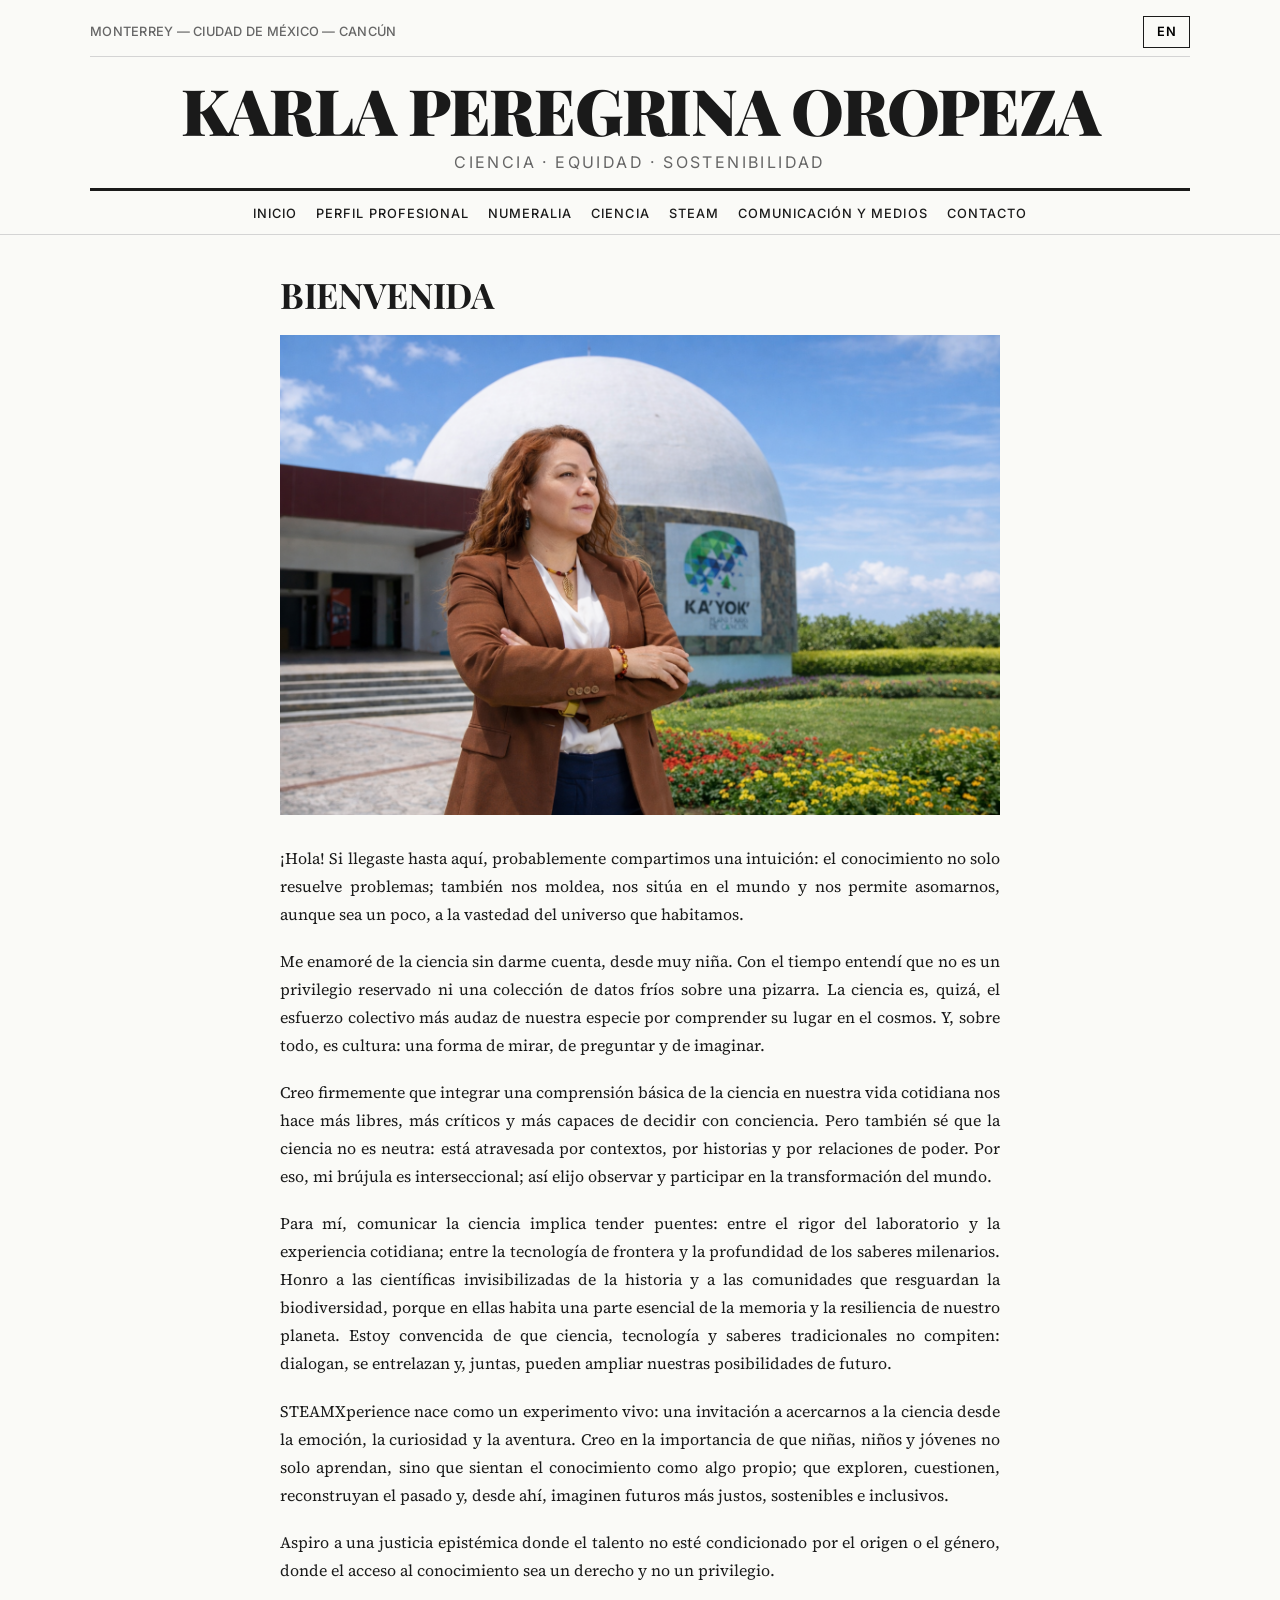
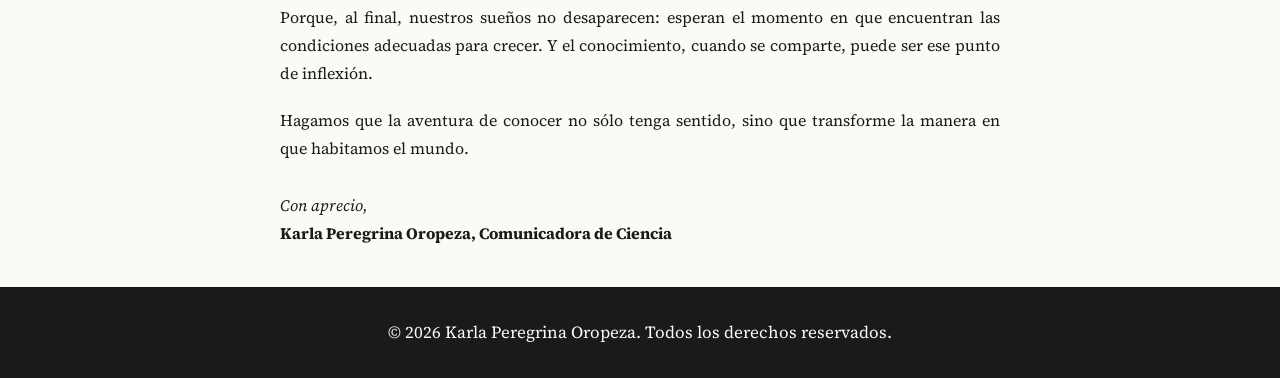
<file: bienvenida.html>
<!DOCTYPE html>
<html lang="es">
<head>
  <meta charset="UTF-8">
  <meta name="viewport" content="width=device-width, initial-scale=1.0">
  <title>Bienvenida — Karla Peregrina Oropeza</title>
  <meta name="description" content="Bienvenida de Karla Peregrina Oropeza: comunicadora de ciencia, bióloga y fundadora de STEAMXperience.">
  <meta name="author" content="Karla Peregrina Oropeza">

  <!-- Stylesheets -->
  <link rel="stylesheet" href="css/reset.css">
  <link rel="stylesheet" href="css/newspaper.css">
  <link rel="stylesheet" href="css/typography.css">
  <link rel="stylesheet" href="css/components.css">
  <link rel="stylesheet" href="css/responsive.css">
</head>
<body>

  <!-- MASTHEAD -->
  <header class="masthead page-wrapper">
    <div class="masthead-top">
      <span class="dateline">Monterrey — Ciudad de México — Cancún</span>
      <button class="lang-toggle" id="langToggle" aria-label="Switch language">EN</button>
    </div>
    <div class="masthead-nameplate">
      <h1 class="masthead-name">Karla Peregrina Oropeza</h1>
    </div>
    <p class="masthead-subtitle">Ciencia · Equidad · Sostenibilidad</p>
  </header>

  <!-- Sticky Nav -->
  <nav class="main-nav" id="mainNav">
    <ul class="nav-list">
      <li><a href="index.html#inicio" class="nav-link">Inicio</a></li>
      <li><a href="index.html#perfil" class="nav-link">Perfil Profesional</a></li>
      <li><a href="index.html#numeralia" class="nav-link">Numeralia</a></li>
      <li><a href="index.html#ciencia" class="nav-link">Ciencia</a></li>
      <li><a href="index.html#steam" class="nav-link">STEAM</a></li>
      <li><a href="index.html#podcasts" class="nav-link">Comunicación y medios</a></li>
      <li><a href="index.html#contacto" class="nav-link">Contacto</a></li>
    </ul>
  </nav>

  <main class="page-wrapper">

    <div class="rf-block" style="max-width: 720px; margin-left: auto; margin-right: auto;">

      <h2 class="section-headline" style="font-size:clamp(1.6rem,3vw,2.2rem); margin-bottom: 1.2rem;">BIENVENIDA</h2>

      <img src="img/main-note.png" alt="Karla Peregrina Oropeza frente al Planetario Ka'Yok' de Cancún" loading="lazy" style="width:100%; object-fit:cover; object-position:top; display:block; margin-bottom:1.8rem;">

      <div style="font-size:1rem; line-height:1.75; text-align:justify;">
        <p style="margin-bottom:1.2rem;">¡Hola! Si llegaste hasta aquí, probablemente compartimos una intuición: el conocimiento no solo resuelve problemas; también nos moldea, nos sitúa en el mundo y nos permite asomarnos, aunque sea un poco, a la vastedad del universo que habitamos.</p>
        <p style="margin-bottom:1.2rem;">Me enamoré de la ciencia sin darme cuenta, desde muy niña. Con el tiempo entendí que no es un privilegio reservado ni una colección de datos fríos sobre una pizarra. La ciencia es, quizá, el esfuerzo colectivo más audaz de nuestra especie por comprender su lugar en el cosmos. Y, sobre todo, es cultura: una forma de mirar, de preguntar y de imaginar.</p>
        <p style="margin-bottom:1.2rem;">Creo firmemente que integrar una comprensión básica de la ciencia en nuestra vida cotidiana nos hace más libres, más críticos y más capaces de decidir con conciencia. Pero también sé que la ciencia no es neutra: está atravesada por contextos, por historias y por relaciones de poder. Por eso, mi brújula es interseccional; así elijo observar y participar en la transformación del mundo.</p>
        <p style="margin-bottom:1.2rem;">Para mí, comunicar la ciencia implica tender puentes: entre el rigor del laboratorio y la experiencia cotidiana; entre la tecnología de frontera y la profundidad de los saberes milenarios. Honro a las científicas invisibilizadas de la historia y a las comunidades que resguardan la biodiversidad, porque en ellas habita una parte esencial de la memoria y la resiliencia de nuestro planeta. Estoy convencida de que ciencia, tecnología y saberes tradicionales no compiten: dialogan, se entrelazan y, juntas, pueden ampliar nuestras posibilidades de futuro.</p>
        <p style="margin-bottom:1.2rem;">STEAMXperience nace como un experimento vivo: una invitación a acercarnos a la ciencia desde la emoción, la curiosidad y la aventura. Creo en la importancia de que niñas, niños y jóvenes no solo aprendan, sino que sientan el conocimiento como algo propio; que exploren, cuestionen, reconstruyan el pasado y, desde ahí, imaginen futuros más justos, sostenibles e inclusivos.</p>
        <p style="margin-bottom:1.2rem;">Aspiro a una justicia epistémica donde el talento no esté condicionado por el origen o el género, donde el acceso al conocimiento sea un derecho y no un privilegio.</p>
        <p style="margin-bottom:1.2rem;">Porque, al final, nuestros sueños no desaparecen: esperan el momento en que encuentran las condiciones adecuadas para crecer. Y el conocimiento, cuando se comparte, puede ser ese punto de inflexión.</p>
        <p style="margin-bottom:1.8rem;">Hagamos que la aventura de conocer no sólo tenga sentido, sino que transforme la manera en que habitamos el mundo.</p>
        <p><em>Con aprecio,</em><br>
        <strong>Karla Peregrina Oropeza, Comunicadora de Ciencia</strong></p>
      </div>

    </div>

  </main>

  <!-- Footer -->
  <footer class="footer">
    <div class="page-wrapper">
      <p>&copy; 2026 Karla Peregrina Oropeza. Todos los derechos reservados.</p>
    </div>
  </footer>

  <script src="js/main.js"></script>
</body>
</html>
</file>
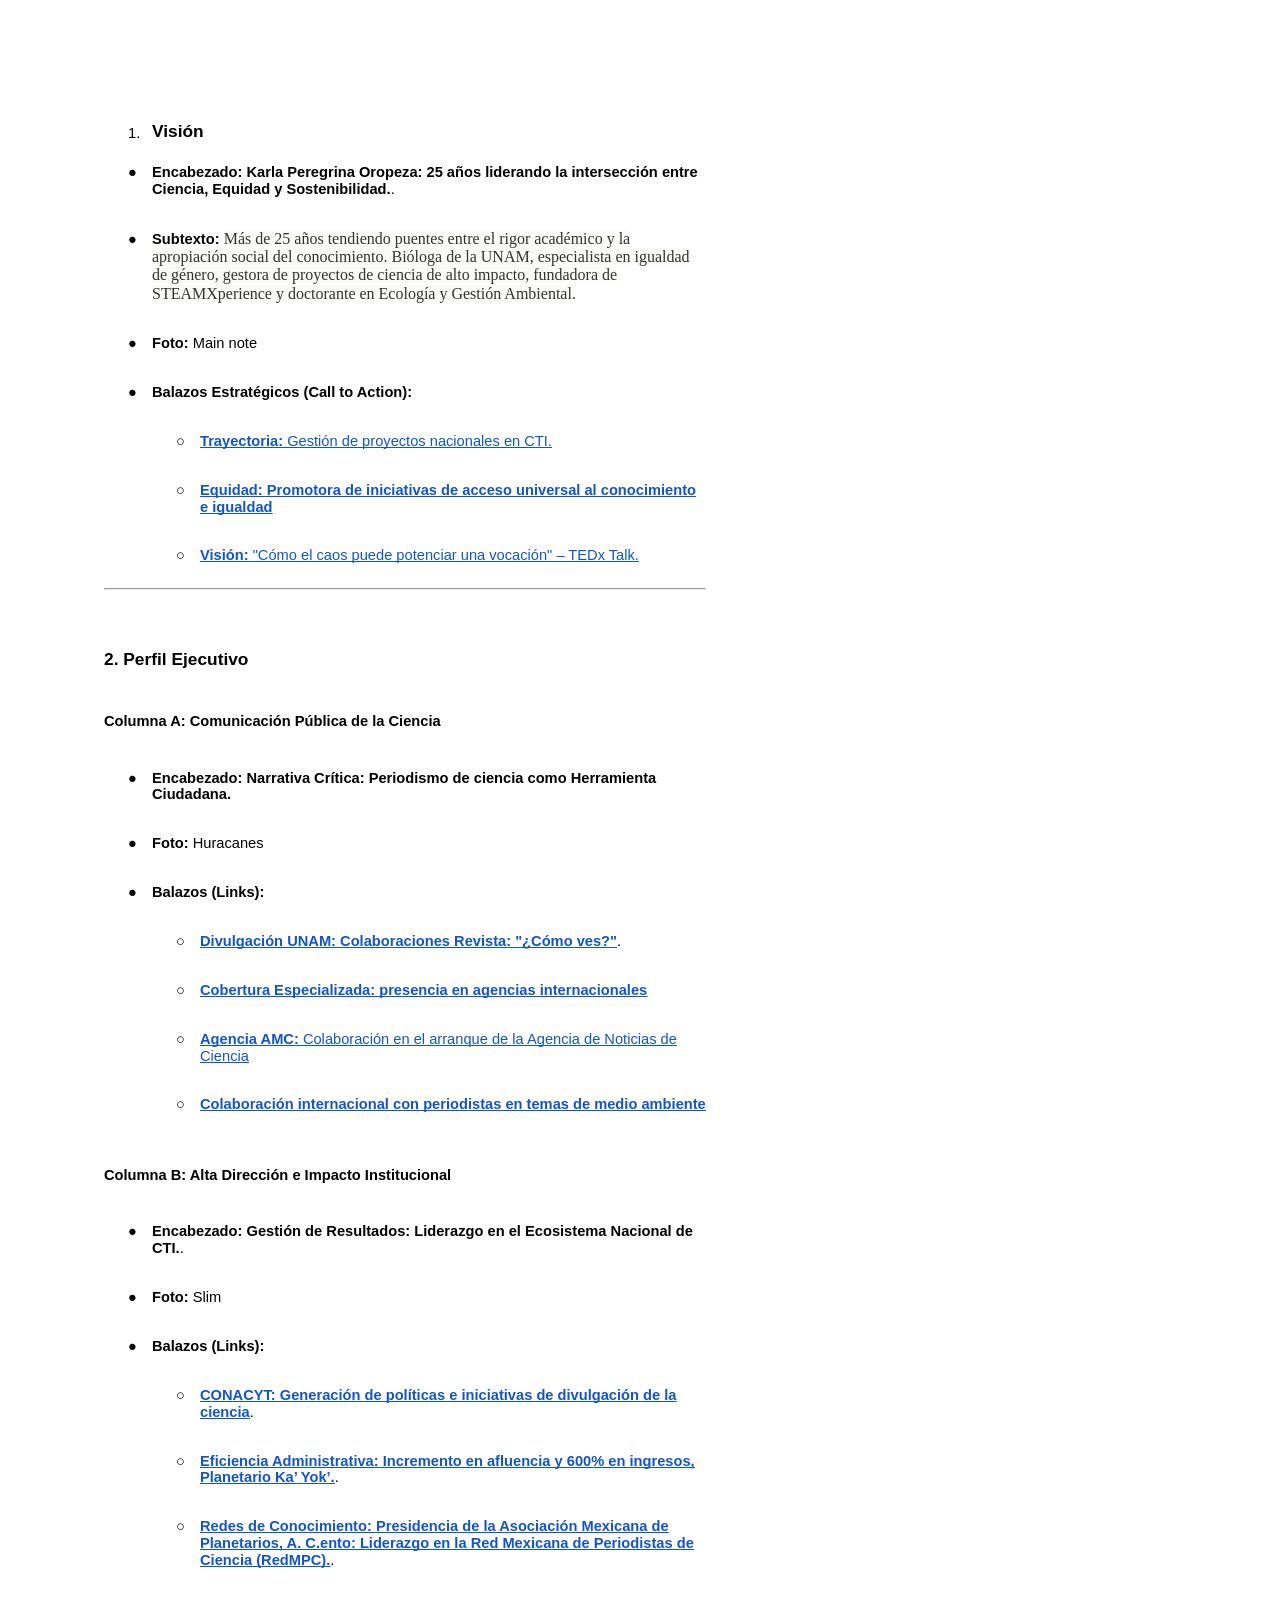
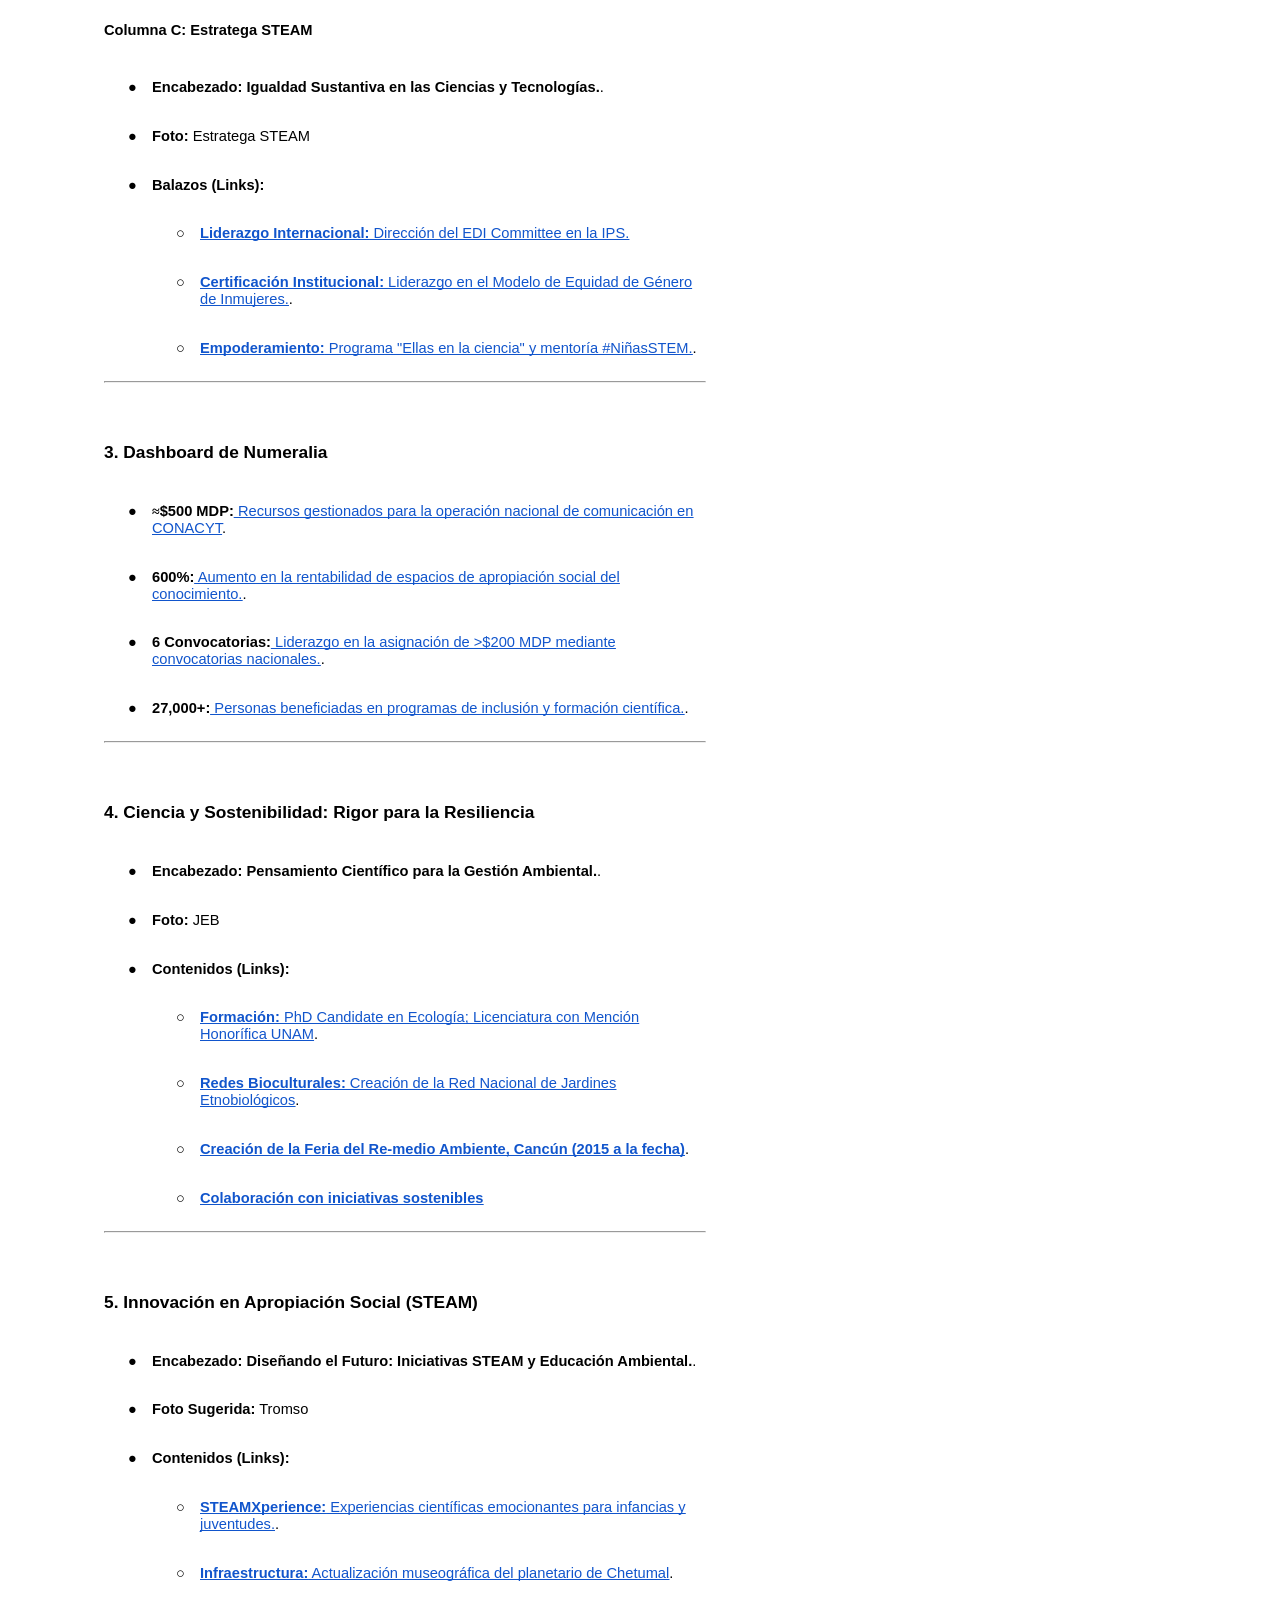
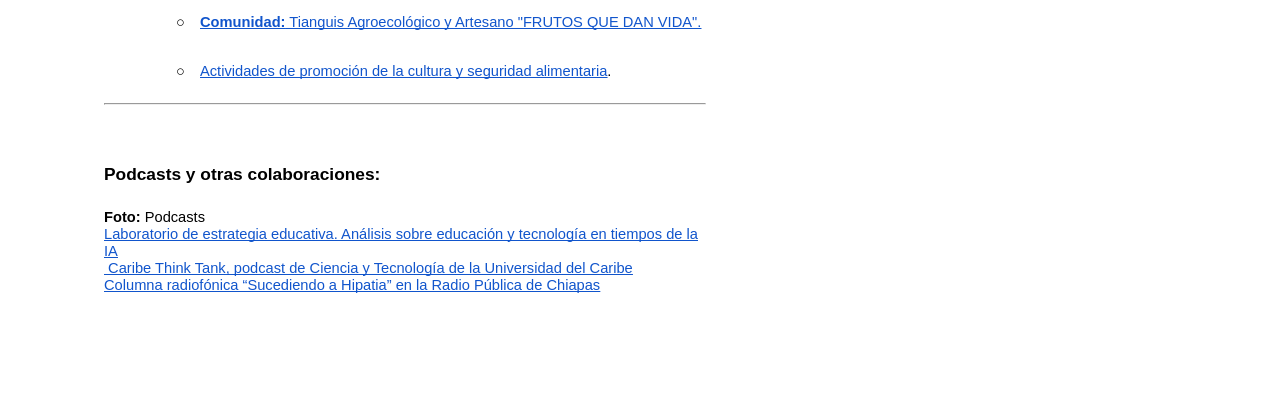
<file: ContenidosresumenWPcorregidos.html>
<html><head><meta content="text/html; charset=UTF-8" http-equiv="content-type"><style type="text/css">@import url(https://themes.googleusercontent.com/fonts/css?kit=BnIqpcFAcReH0Tw3JLCcnA);.lst-kix_6oxp6ygceqyd-8>li:before{content:"" counter(lst-ctn-kix_6oxp6ygceqyd-8,lower-roman) ". "}ul.lst-kix_ste30d8pgib9-8{list-style-type:none}ul.lst-kix_ste30d8pgib9-7{list-style-type:none}ul.lst-kix_6htbdb4swk5p-0{list-style-type:none}.lst-kix_6oxp6ygceqyd-0>li{counter-increment:lst-ctn-kix_6oxp6ygceqyd-0}ol.lst-kix_6oxp6ygceqyd-4.start{counter-reset:lst-ctn-kix_6oxp6ygceqyd-4 0}.lst-kix_6oxp6ygceqyd-7>li:before{content:"" counter(lst-ctn-kix_6oxp6ygceqyd-7,lower-latin) ". "}ul.lst-kix_ste30d8pgib9-6{list-style-type:none}ul.lst-kix_ste30d8pgib9-5{list-style-type:none}ul.lst-kix_6htbdb4swk5p-2{list-style-type:none}.lst-kix_6oxp6ygceqyd-6>li:before{content:"" counter(lst-ctn-kix_6oxp6ygceqyd-6,decimal) ". "}ul.lst-kix_6htbdb4swk5p-1{list-style-type:none}ul.lst-kix_6htbdb4swk5p-4{list-style-type:none}ul.lst-kix_6htbdb4swk5p-3{list-style-type:none}.lst-kix_6oxp6ygceqyd-4>li:before{content:"" counter(lst-ctn-kix_6oxp6ygceqyd-4,lower-latin) ". "}ul.lst-kix_ste30d8pgib9-0{list-style-type:none}.lst-kix_o2ta3jc3h023-8>li:before{content:"\0025a0   "}.lst-kix_6oxp6ygceqyd-3>li:before{content:"" counter(lst-ctn-kix_6oxp6ygceqyd-3,decimal) ". "}.lst-kix_6oxp6ygceqyd-5>li:before{content:"" counter(lst-ctn-kix_6oxp6ygceqyd-5,lower-roman) ". "}ul.lst-kix_ste30d8pgib9-4{list-style-type:none}ul.lst-kix_ste30d8pgib9-3{list-style-type:none}ul.lst-kix_ste30d8pgib9-2{list-style-type:none}ul.lst-kix_ste30d8pgib9-1{list-style-type:none}.lst-kix_6oxp6ygceqyd-0>li:before{content:"" counter(lst-ctn-kix_6oxp6ygceqyd-0,decimal) ". "}.lst-kix_3gqgzvdpkfmx-0>li:before{content:"\0025cf   "}.lst-kix_o2ta3jc3h023-3>li:before{content:"\0025cf   "}.lst-kix_o2ta3jc3h023-4>li:before{content:"\0025cb   "}.lst-kix_6oxp6ygceqyd-1>li:before{content:"" counter(lst-ctn-kix_6oxp6ygceqyd-1,lower-latin) ". "}.lst-kix_3gqgzvdpkfmx-1>li:before{content:"\0025cb   "}.lst-kix_6oxp6ygceqyd-1>li{counter-increment:lst-ctn-kix_6oxp6ygceqyd-1}.lst-kix_6oxp6ygceqyd-2>li:before{content:"" counter(lst-ctn-kix_6oxp6ygceqyd-2,lower-roman) ". "}.lst-kix_3gqgzvdpkfmx-2>li:before{content:"\0025a0   "}ol.lst-kix_6oxp6ygceqyd-7.start{counter-reset:lst-ctn-kix_6oxp6ygceqyd-7 0}ul.lst-kix_6htbdb4swk5p-6{list-style-type:none}ul.lst-kix_6htbdb4swk5p-5{list-style-type:none}.lst-kix_o2ta3jc3h023-7>li:before{content:"\0025cb   "}ul.lst-kix_6htbdb4swk5p-8{list-style-type:none}ul.lst-kix_6htbdb4swk5p-7{list-style-type:none}.lst-kix_o2ta3jc3h023-5>li:before{content:"\0025a0   "}.lst-kix_o2ta3jc3h023-6>li:before{content:"\0025cf   "}.lst-kix_6oxp6ygceqyd-2>li{counter-increment:lst-ctn-kix_6oxp6ygceqyd-2}ol.lst-kix_6oxp6ygceqyd-1.start{counter-reset:lst-ctn-kix_6oxp6ygceqyd-1 0}ul.lst-kix_o2ta3jc3h023-0{list-style-type:none}ul.lst-kix_5iutablbmqtt-4{list-style-type:none}ul.lst-kix_o2ta3jc3h023-7{list-style-type:none}.lst-kix_6oxp6ygceqyd-3>li{counter-increment:lst-ctn-kix_6oxp6ygceqyd-3}ul.lst-kix_5iutablbmqtt-3{list-style-type:none}ul.lst-kix_o2ta3jc3h023-8{list-style-type:none}ul.lst-kix_5iutablbmqtt-6{list-style-type:none}ul.lst-kix_o2ta3jc3h023-5{list-style-type:none}ul.lst-kix_5iutablbmqtt-5{list-style-type:none}ul.lst-kix_o2ta3jc3h023-6{list-style-type:none}ul.lst-kix_5iutablbmqtt-8{list-style-type:none}ul.lst-kix_o2ta3jc3h023-3{list-style-type:none}ul.lst-kix_5iutablbmqtt-7{list-style-type:none}ul.lst-kix_o2ta3jc3h023-4{list-style-type:none}ul.lst-kix_o2ta3jc3h023-1{list-style-type:none}ul.lst-kix_o2ta3jc3h023-2{list-style-type:none}ol.lst-kix_6oxp6ygceqyd-5.start{counter-reset:lst-ctn-kix_6oxp6ygceqyd-5 0}ul.lst-kix_5iutablbmqtt-0{list-style-type:none}ul.lst-kix_5iutablbmqtt-2{list-style-type:none}ul.lst-kix_5iutablbmqtt-1{list-style-type:none}.lst-kix_3gqgzvdpkfmx-8>li:before{content:"\0025a0   "}.lst-kix_3gqgzvdpkfmx-7>li:before{content:"\0025cb   "}.lst-kix_kaqmejz9lgsk-1>li:before{content:"\0025cb   "}.lst-kix_kaqmejz9lgsk-3>li:before{content:"\0025cf   "}.lst-kix_3gqgzvdpkfmx-6>li:before{content:"\0025cf   "}.lst-kix_kaqmejz9lgsk-2>li:before{content:"\0025a0   "}.lst-kix_3gqgzvdpkfmx-4>li:before{content:"\0025cb   "}.lst-kix_o2ta3jc3h023-0>li:before{content:"\0025cf   "}.lst-kix_3gqgzvdpkfmx-3>li:before{content:"\0025cf   "}.lst-kix_3gqgzvdpkfmx-5>li:before{content:"\0025a0   "}.lst-kix_o2ta3jc3h023-1>li:before{content:"\0025cb   "}.lst-kix_o2ta3jc3h023-2>li:before{content:"\0025a0   "}.lst-kix_kaqmejz9lgsk-0>li:before{content:"\0025cf   "}ol.lst-kix_6oxp6ygceqyd-6.start{counter-reset:lst-ctn-kix_6oxp6ygceqyd-6 0}.lst-kix_6oxp6ygceqyd-6>li{counter-increment:lst-ctn-kix_6oxp6ygceqyd-6}ol.lst-kix_6oxp6ygceqyd-0.start{counter-reset:lst-ctn-kix_6oxp6ygceqyd-0 0}.lst-kix_6oxp6ygceqyd-5>li{counter-increment:lst-ctn-kix_6oxp6ygceqyd-5}.lst-kix_kaqmejz9lgsk-6>li:before{content:"\0025cf   "}.lst-kix_6htbdb4swk5p-3>li:before{content:"\0025cf   "}.lst-kix_kaqmejz9lgsk-5>li:before{content:"\0025a0   "}.lst-kix_6htbdb4swk5p-2>li:before{content:"\0025a0   "}.lst-kix_kaqmejz9lgsk-4>li:before{content:"\0025cb   "}ul.lst-kix_kaqmejz9lgsk-8{list-style-type:none}.lst-kix_6htbdb4swk5p-1>li:before{content:"\0025cb   "}ol.lst-kix_6oxp6ygceqyd-8{list-style-type:none}.lst-kix_6htbdb4swk5p-0>li:before{content:"\0025cf   "}ol.lst-kix_6oxp6ygceqyd-5{list-style-type:none}ol.lst-kix_6oxp6ygceqyd-4{list-style-type:none}.lst-kix_6oxp6ygceqyd-7>li{counter-increment:lst-ctn-kix_6oxp6ygceqyd-7}ol.lst-kix_6oxp6ygceqyd-7{list-style-type:none}ol.lst-kix_6oxp6ygceqyd-6{list-style-type:none}.lst-kix_kaqmejz9lgsk-7>li:before{content:"\0025cb   "}ol.lst-kix_6oxp6ygceqyd-1{list-style-type:none}ol.lst-kix_6oxp6ygceqyd-0{list-style-type:none}.lst-kix_6oxp6ygceqyd-4>li{counter-increment:lst-ctn-kix_6oxp6ygceqyd-4}.lst-kix_kaqmejz9lgsk-8>li:before{content:"\0025a0   "}ol.lst-kix_6oxp6ygceqyd-3{list-style-type:none}ol.lst-kix_6oxp6ygceqyd-2{list-style-type:none}ol.lst-kix_6oxp6ygceqyd-8.start{counter-reset:lst-ctn-kix_6oxp6ygceqyd-8 0}ul.lst-kix_ect00h2222gw-3{list-style-type:none}ul.lst-kix_ect00h2222gw-4{list-style-type:none}ul.lst-kix_ect00h2222gw-5{list-style-type:none}ul.lst-kix_ect00h2222gw-6{list-style-type:none}ul.lst-kix_ect00h2222gw-0{list-style-type:none}ul.lst-kix_ect00h2222gw-1{list-style-type:none}ul.lst-kix_ect00h2222gw-2{list-style-type:none}ul.lst-kix_kaqmejz9lgsk-2{list-style-type:none}ul.lst-kix_kaqmejz9lgsk-3{list-style-type:none}ul.lst-kix_kaqmejz9lgsk-0{list-style-type:none}ul.lst-kix_kaqmejz9lgsk-1{list-style-type:none}ul.lst-kix_ect00h2222gw-7{list-style-type:none}ul.lst-kix_kaqmejz9lgsk-6{list-style-type:none}ul.lst-kix_ect00h2222gw-8{list-style-type:none}ul.lst-kix_kaqmejz9lgsk-7{list-style-type:none}ul.lst-kix_kaqmejz9lgsk-4{list-style-type:none}ul.lst-kix_kaqmejz9lgsk-5{list-style-type:none}.lst-kix_ste30d8pgib9-8>li:before{content:"\0025a0   "}.lst-kix_ste30d8pgib9-7>li:before{content:"\0025cb   "}.lst-kix_5iutablbmqtt-5>li:before{content:"\0025a0   "}.lst-kix_5iutablbmqtt-7>li:before{content:"\0025cb   "}.lst-kix_5iutablbmqtt-6>li:before{content:"\0025cf   "}.lst-kix_ect00h2222gw-6>li:before{content:"\0025cf   "}.lst-kix_ste30d8pgib9-4>li:before{content:"\0025cb   "}.lst-kix_ect00h2222gw-7>li:before{content:"\0025cb   "}.lst-kix_ste30d8pgib9-5>li:before{content:"\0025a0   "}.lst-kix_5iutablbmqtt-1>li:before{content:"\0025cb   "}.lst-kix_ect00h2222gw-8>li:before{content:"\0025a0   "}.lst-kix_ste30d8pgib9-6>li:before{content:"\0025cf   "}.lst-kix_5iutablbmqtt-0>li:before{content:"\0025cf   "}.lst-kix_5iutablbmqtt-8>li:before{content:"\0025a0   "}.lst-kix_ect00h2222gw-2>li:before{content:"\0025a0   "}.lst-kix_ect00h2222gw-1>li:before{content:"\0025cb   "}.lst-kix_ect00h2222gw-3>li:before{content:"\0025cf   "}.lst-kix_ect00h2222gw-5>li:before{content:"\0025a0   "}ol.lst-kix_6oxp6ygceqyd-2.start{counter-reset:lst-ctn-kix_6oxp6ygceqyd-2 0}.lst-kix_ect00h2222gw-4>li:before{content:"\0025cb   "}.lst-kix_6oxp6ygceqyd-8>li{counter-increment:lst-ctn-kix_6oxp6ygceqyd-8}ul.lst-kix_3gqgzvdpkfmx-0{list-style-type:none}ol.lst-kix_6oxp6ygceqyd-3.start{counter-reset:lst-ctn-kix_6oxp6ygceqyd-3 0}.lst-kix_6htbdb4swk5p-4>li:before{content:"\0025cb   "}ul.lst-kix_3gqgzvdpkfmx-7{list-style-type:none}ul.lst-kix_3gqgzvdpkfmx-8{list-style-type:none}ul.lst-kix_3gqgzvdpkfmx-5{list-style-type:none}.lst-kix_6htbdb4swk5p-5>li:before{content:"\0025a0   "}ul.lst-kix_3gqgzvdpkfmx-6{list-style-type:none}.lst-kix_ect00h2222gw-0>li:before{content:"\0025cf   "}ul.lst-kix_3gqgzvdpkfmx-3{list-style-type:none}ul.lst-kix_3gqgzvdpkfmx-4{list-style-type:none}li.li-bullet-0:before{margin-left:-18pt;white-space:nowrap;display:inline-block;min-width:18pt}ul.lst-kix_3gqgzvdpkfmx-1{list-style-type:none}.lst-kix_6htbdb4swk5p-6>li:before{content:"\0025cf   "}ul.lst-kix_3gqgzvdpkfmx-2{list-style-type:none}.lst-kix_6htbdb4swk5p-7>li:before{content:"\0025cb   "}.lst-kix_ste30d8pgib9-1>li:before{content:"\0025cb   "}.lst-kix_6htbdb4swk5p-8>li:before{content:"\0025a0   "}.lst-kix_5iutablbmqtt-2>li:before{content:"\0025a0   "}.lst-kix_ste30d8pgib9-0>li:before{content:"\0025cf   "}.lst-kix_5iutablbmqtt-3>li:before{content:"\0025cf   "}.lst-kix_ste30d8pgib9-3>li:before{content:"\0025cf   "}.lst-kix_5iutablbmqtt-4>li:before{content:"\0025cb   "}.lst-kix_ste30d8pgib9-2>li:before{content:"\0025a0   "}ol{margin:0;padding:0}table td,table th{padding:0}.c7{margin-left:72pt;padding-top:12pt;padding-left:0pt;padding-bottom:12pt;line-height:1.15;orphans:2;widows:2;text-align:left}.c0{margin-left:36pt;padding-top:12pt;padding-left:0pt;padding-bottom:12pt;line-height:1.15;orphans:2;widows:2;text-align:left}.c13{padding-top:12pt;padding-bottom:2pt;line-height:1.15;orphans:2;widows:2;text-align:left}.c5{padding-top:0pt;padding-bottom:0pt;line-height:1.15;orphans:2;widows:2;text-align:left}.c6{color:#000000;text-decoration:none;vertical-align:baseline;font-size:11pt;font-family:"Arial";font-style:normal}.c12{color:#000000;text-decoration:none;vertical-align:baseline;font-size:13pt;font-family:"Arial";font-style:normal}.c4{padding-top:14pt;padding-bottom:4pt;line-height:1.15;orphans:2;widows:2;text-align:left}.c11{background-color:#fafaf7;font-size:12pt;font-family:"Georgia";color:#333333}.c3{text-decoration-skip-ink:none;-webkit-text-decoration-skip:none;color:#1155cc;text-decoration:underline}.c16{background-color:#ffffff;font-size:10.5pt;font-family:"Roboto"}.c15{background-color:#ffffff;max-width:451.4pt;padding:72pt 72pt 72pt 72pt}.c10{padding:0;margin:0}.c2{color:inherit;text-decoration:inherit}.c14{margin-left:36pt;padding-left:0pt}.c1{font-weight:700}.c9{height:11pt}.c8{font-weight:400}.title{padding-top:0pt;color:#000000;font-size:26pt;padding-bottom:3pt;font-family:"Arial";line-height:1.15;page-break-after:avoid;orphans:2;widows:2;text-align:left}.subtitle{padding-top:0pt;color:#666666;font-size:15pt;padding-bottom:16pt;font-family:"Arial";line-height:1.15;page-break-after:avoid;orphans:2;widows:2;text-align:left}li{color:#000000;font-size:11pt;font-family:"Arial"}p{margin:0;color:#000000;font-size:11pt;font-family:"Arial"}h1{padding-top:20pt;color:#000000;font-size:20pt;padding-bottom:6pt;font-family:"Arial";line-height:1.15;page-break-after:avoid;orphans:2;widows:2;text-align:left}h2{padding-top:18pt;color:#000000;font-size:16pt;padding-bottom:6pt;font-family:"Arial";line-height:1.15;page-break-after:avoid;orphans:2;widows:2;text-align:left}h3{padding-top:16pt;color:#434343;font-size:14pt;padding-bottom:4pt;font-family:"Arial";line-height:1.15;page-break-after:avoid;orphans:2;widows:2;text-align:left}h4{padding-top:14pt;color:#666666;font-size:12pt;padding-bottom:4pt;font-family:"Arial";line-height:1.15;page-break-after:avoid;orphans:2;widows:2;text-align:left}h5{padding-top:12pt;color:#666666;font-size:11pt;padding-bottom:4pt;font-family:"Arial";line-height:1.15;page-break-after:avoid;orphans:2;widows:2;text-align:left}h6{padding-top:12pt;color:#666666;font-size:11pt;padding-bottom:4pt;font-family:"Arial";line-height:1.15;page-break-after:avoid;font-style:italic;orphans:2;widows:2;text-align:left}</style></head><body class="c15 doc-content"><ol class="c10 lst-kix_6oxp6ygceqyd-0 start" start="1"><li class="c4 c14 li-bullet-0"><h3 id="h.bnf2jipc5rd5" style="display:inline"><span class="c1 c12">Visi&oacute;n</span></h3></li></ol><ul class="c10 lst-kix_3gqgzvdpkfmx-0 start"><li class="c0 li-bullet-0"><span class="c1">Encabezado:</span><span>&nbsp;</span><span class="c1">Karla Peregrina Oropeza: 25 a&ntilde;os liderando la intersecci&oacute;n entre Ciencia, Equidad y Sostenibilidad.</span><span class="c6 c8">.</span></li><li class="c0 li-bullet-0"><span class="c1">Subtexto:</span><span>&nbsp;</span><span class="c8 c11">M&aacute;s de 25 a&ntilde;os tendiendo puentes entre el rigor acad&eacute;mico y la apropiaci&oacute;n social del conocimiento. Bi&oacute;loga de la UNAM, especialista en igualdad de g&eacute;nero, gestora de proyectos de ciencia de alto impacto, fundadora de STEAMXperience y doctorante en Ecolog&iacute;a y Gesti&oacute;n Ambiental.</span></li><li class="c0 li-bullet-0"><span class="c1">Foto:</span><span class="c6 c8">&nbsp;Main note</span></li><li class="c0 li-bullet-0"><span class="c6 c1">Balazos Estrat&eacute;gicos (Call to Action):</span></li></ul><ul class="c10 lst-kix_3gqgzvdpkfmx-1 start"><li class="c7 li-bullet-0"><span class="c3 c1"><a class="c2" href="https://www.google.com/url?q=https://www.facebook.com/watch/?v%3D2954572404572670&amp;sa=D&amp;source=editors&amp;ust=1773639755743791&amp;usg=AOvVaw1ouUNLrDqsJk4W2BYK67JV">Trayectoria:</a></span><span class="c3"><a class="c2" href="https://www.google.com/url?q=https://www.facebook.com/watch/?v%3D2954572404572670&amp;sa=D&amp;source=editors&amp;ust=1773639755744064&amp;usg=AOvVaw1lfmgMbzy2SehI9IROkTL8">&nbsp;Gesti&oacute;n de proyectos nacionales en CTI.</a></span></li><li class="c7 li-bullet-0"><span class="c3 c1"><a class="c2" href="https://www.google.com/url?q=https://x.com/Conahcyt_Mex/status/1202637474339721216&amp;sa=D&amp;source=editors&amp;ust=1773639755744323&amp;usg=AOvVaw04UG_lG1omlxAanCIH3NuR">Equidad: Promotora de iniciativas de acceso universal al conocimiento e igualdad</a></span></li><li class="c7 li-bullet-0"><span class="c3 c1"><a class="c2" href="https://www.google.com/url?q=https://www.youtube.com/watch?v%3Dnko79Xb0aCI&amp;sa=D&amp;source=editors&amp;ust=1773639755744471&amp;usg=AOvVaw0mZYJKaK9ny3ewpPEPFWqE">Visi&oacute;n:</a></span><span class="c3"><a class="c2" href="https://www.google.com/url?q=https://www.youtube.com/watch?v%3Dnko79Xb0aCI&amp;sa=D&amp;source=editors&amp;ust=1773639755744626&amp;usg=AOvVaw3Gi-sujb6nJk_bu76CDqHq">&nbsp;&quot;C&oacute;mo el caos puede potenciar una vocaci&oacute;n&quot; &ndash; TEDx Talk.</a></span></li></ul><hr><p class="c5 c9"><span class="c6 c8"></span></p><h3 class="c4" id="h.mkwre6yb978v"><span class="c12 c1">2. Perfil Ejecutivo</span></h3><h4 class="c13" id="h.jati6ibzf28"><span class="c6 c1">Columna A: Comunicaci&oacute;n P&uacute;blica de la Ciencia</span></h4><ul class="c10 lst-kix_o2ta3jc3h023-0 start"><li class="c0 li-bullet-0"><span class="c1">Encabezado:</span><span>&nbsp;</span><span class="c1">Narrativa Cr&iacute;tica: Periodismo de ciencia como Herramienta Ciudadana.</span></li><li class="c0 li-bullet-0"><span class="c1">Foto:</span><span class="c6 c8">&nbsp;Huracanes</span></li><li class="c0 li-bullet-0"><span class="c1">Balazos (Links):</span></li></ul><ul class="c10 lst-kix_o2ta3jc3h023-1 start"><li class="c7 li-bullet-0"><span class="c3 c1"><a class="c2" href="https://www.google.com/url?q=https://www.comoves.unam.mx/numeros/articulo/70/huracanes-a-escena&amp;sa=D&amp;source=editors&amp;ust=1773639755745359&amp;usg=AOvVaw1grdbLb9ziZyKITX1i-np7">Divulgaci&oacute;n UNAM: Colaboraciones Revista: &quot;&iquest;C&oacute;mo ves?&quot;</a></span><span class="c6 c8">.</span></li><li class="c7 li-bullet-0"><span class="c3 c1"><a class="c2" href="https://www.google.com/url?q=https://www.scidev.net/global/news/mexico-approves-planting-and-sale-of-gm-crops/&amp;sa=D&amp;source=editors&amp;ust=1773639755745575&amp;usg=AOvVaw0uf4NxOu8-G6i1J1_u_5oN">Cobertura Especializada: presencia en agencias internacionales</a></span></li><li class="c7 li-bullet-0"><span class="c3 c1"><a class="c2" href="https://www.google.com/url?q=https://www.mayas.uady.mx/articulos/relaciones.html&amp;sa=D&amp;source=editors&amp;ust=1773639755745725&amp;usg=AOvVaw3-X-3MuFiUzrh6NXPDXqwX">Agencia AMC:</a></span><span class="c3"><a class="c2" href="https://www.google.com/url?q=https://www.mayas.uady.mx/articulos/relaciones.html&amp;sa=D&amp;source=editors&amp;ust=1773639755745872&amp;usg=AOvVaw1FGJ2EDSmywaxB2mEQq0C7">&nbsp;Colaboraci&oacute;n en el arranque de la Agencia de Noticias de Ciencia</a></span></li><li class="c7 li-bullet-0"><span class="c3 c1"><a class="c2" href="https://www.google.com/url?q=http://www.sejarchive.org/confer/austin/speakers.htm%23Peregrina&amp;sa=D&amp;source=editors&amp;ust=1773639755746076&amp;usg=AOvVaw0ULtLF7fLw45P45CTD0ojZ">Colaboraci&oacute;n internacional con periodistas en temas de medio ambiente</a></span></li></ul><h4 class="c13" id="h.fw4apvqx74j3"><span class="c1 c6">Columna B: Alta Direcci&oacute;n e Impacto Institucional</span></h4><ul class="c10 lst-kix_ste30d8pgib9-0 start"><li class="c0 li-bullet-0"><span class="c1">Encabezado:</span><span>&nbsp;</span><span class="c1">Gesti&oacute;n de Resultados: Liderazgo en el Ecosistema Nacional de CTI.</span><span class="c6 c8">.</span></li><li class="c0 li-bullet-0"><span class="c1">Foto:</span><span class="c6 c8">&nbsp;Slim</span></li><li class="c0 li-bullet-0"><span class="c6 c1">Balazos (Links):</span></li></ul><ul class="c10 lst-kix_ste30d8pgib9-1 start"><li class="c7 li-bullet-0"><span class="c3 c1"><a class="c2" href="https://www.google.com/url?q=https://www.youtube.com/watch?v%3DYDSIpzCBT9c&amp;sa=D&amp;source=editors&amp;ust=1773639755746678&amp;usg=AOvVaw0bCnumD6oLk8JSd_vrdvBw">CONACYT: Generaci&oacute;n de pol&iacute;ticas e iniciativas de divulgaci&oacute;n de la ciencia</a></span><span class="c6 c8">.</span></li><li class="c7 li-bullet-0"><span class="c3 c1"><a class="c2" href="https://www.google.com/url?q=https://foroconsultivo.org.mx/FCCyT/sector-cti/los-planetarios-espacios-para-la-divulgaci%25C3%25B3n-de-la-ciencia&amp;sa=D&amp;source=editors&amp;ust=1773639755746958&amp;usg=AOvVaw32feG_8iRK8cyoU0ERWfsN">Eficiencia Administrativa: Incremento en afluencia y 600% en ingresos, Planetario Ka&rsquo; Yok&rsquo;.</a></span><span class="c6 c8">.</span></li><li class="c7 li-bullet-0"><span class="c3 c1"><a class="c2" href="https://www.google.com/url?q=https://oem.com.mx/la-prensa/ciencia-y-salud/los-planetarios-espacios-para-la-divulgacion-de-la-ciencia-especialista-15305160&amp;sa=D&amp;source=editors&amp;ust=1773639755747548&amp;usg=AOvVaw2E-l5oV2ubXZwpaaCR3Dfc">Redes de Conocimiento: Presidencia de la Asociaci&oacute;n Mexicana de Planetarios, A. C.ento: Liderazgo en la Red Mexicana de Periodistas de Ciencia (RedMPC).</a></span><span class="c6 c8">.</span></li></ul><h4 class="c13" id="h.rexmlbbd4igm"><span class="c6 c1">Columna C: Estratega STEAM</span></h4><ul class="c10 lst-kix_kaqmejz9lgsk-0 start"><li class="c0 li-bullet-0"><span class="c1">Encabezado:</span><span>&nbsp;</span><span class="c1">Igualdad Sustantiva en las Ciencias y Tecnolog&iacute;as.</span><span class="c6 c8">.</span></li><li class="c0 li-bullet-0"><span class="c1">Foto:</span><span class="c6 c8">&nbsp;Estratega STEAM</span></li><li class="c0 li-bullet-0"><span class="c6 c1">Balazos (Links):</span></li></ul><ul class="c10 lst-kix_kaqmejz9lgsk-1 start"><li class="c7 li-bullet-0"><span class="c1 c3"><a class="c2" href="https://www.google.com/url?q=https://cdn.ymaws.com/www.ips-planetarium.org/resource/resmgr/planetarian/202006planetarian.pdf&amp;sa=D&amp;source=editors&amp;ust=1773639755748141&amp;usg=AOvVaw2O3CH2Hok-YMmvkS5MGt3V">Liderazgo Internacional:</a></span><span class="c3"><a class="c2" href="https://www.google.com/url?q=https://cdn.ymaws.com/www.ips-planetarium.org/resource/resmgr/planetarian/202006planetarian.pdf&amp;sa=D&amp;source=editors&amp;ust=1773639755748312&amp;usg=AOvVaw0o8dPKmtppHScqSDnBk75g">&nbsp;Direcci&oacute;n del EDI Committee en la IPS.</a></span></li><li class="c7 li-bullet-0"><span class="c3 c1"><a class="c2" href="https://www.google.com/url?q=https://notebooklm.google.com/igualdad-institucional&amp;sa=D&amp;source=editors&amp;ust=1773639755748508&amp;usg=AOvVaw2c9ZfL7exjX2OERhejXLHh">Certificaci&oacute;n Institucional:</a></span><span class="c3"><a class="c2" href="https://www.google.com/url?q=https://notebooklm.google.com/igualdad-institucional&amp;sa=D&amp;source=editors&amp;ust=1773639755748658&amp;usg=AOvVaw0i-daSpNikCymsabOaHbTF">&nbsp;Liderazgo en el Modelo de Equidad de G&eacute;nero de Inmujeres.</a></span><span class="c6 c8">.</span></li><li class="c7 li-bullet-0"><span class="c3 c1"><a class="c2" href="https://www.google.com/url?q=https://notebooklm.google.com/programas-empoderamiento&amp;sa=D&amp;source=editors&amp;ust=1773639755748823&amp;usg=AOvVaw3T2PyoKeEp-gHMTrUHnr-A">Empoderamiento:</a></span><span class="c3"><a class="c2" href="https://www.google.com/url?q=https://notebooklm.google.com/programas-empoderamiento&amp;sa=D&amp;source=editors&amp;ust=1773639755748971&amp;usg=AOvVaw3OxFIB8hwFStAPqAcfUot2">&nbsp;Programa &quot;Ellas en la ciencia&quot; y mentor&iacute;a #Ni&ntilde;asSTEM.</a></span><span class="c6 c8">.</span></li></ul><hr><p class="c5 c9"><span class="c6 c8"></span></p><h3 class="c4" id="h.zovsca6x8t1"><span class="c12 c1">3. Dashboard de Numeralia</span></h3><ul class="c10 lst-kix_5iutablbmqtt-0 start"><li class="c0 li-bullet-0"><span class="c1 c16">&asymp;</span><span class="c1">$500 MDP:</span><span class="c3"><a class="c2" href="https://www.google.com/url?q=https://www.youtube.com/watch?v%3DTMWmb-PIIxg&amp;sa=D&amp;source=editors&amp;ust=1773639755749374&amp;usg=AOvVaw3eWdWTR37yt6gGup1qqlC8">&nbsp;Recursos gestionados para la operaci&oacute;n nacional de comunicaci&oacute;n en CONACYT</a></span><span class="c6 c8">.</span></li><li class="c0 li-bullet-0"><span class="c1">600%:</span><span class="c3"><a class="c2" href="https://www.google.com/url?q=https://caribempresarial.com/amplio-programa-de-actividades-en-el-sexto-aniversario-de-kayok/&amp;sa=D&amp;source=editors&amp;ust=1773639755749706&amp;usg=AOvVaw18jaSHBmVd4XpRyhZMuh14">&nbsp;Aumento en la rentabilidad de espacios de apropiaci&oacute;n social del conocimiento.</a></span><span class="c6 c8">.</span></li><li class="c0 li-bullet-0"><span class="c1">6 Convocatorias:</span><span class="c3"><a class="c2" href="https://www.google.com/url?q=https://x.com/Secihti_Mx/status/1185316219060142080&amp;sa=D&amp;source=editors&amp;ust=1773639755749968&amp;usg=AOvVaw2EUls-nSRJvdx25YH19_r6">&nbsp;Liderazgo en la asignaci&oacute;n de &gt;$200 MDP mediante convocatorias nacionales.</a></span><span class="c6 c8">.</span></li><li class="c0 li-bullet-0"><span class="c1">27,000+:</span><span class="c3"><a class="c2" href="https://www.google.com/url?q=https://noticaribe.com.mx/2023/10/14/cientos-de-familias-acuden-a-la-explanada-de-la-bandera-en-chetumal-para-observar-el-eclipse-solar-anular/&amp;sa=D&amp;source=editors&amp;ust=1773639755750271&amp;usg=AOvVaw3yYuGsbrXvKZZeYjHEAs1K">&nbsp;Personas beneficiadas en programas de inclusi&oacute;n y formaci&oacute;n cient&iacute;fica.</a></span><span class="c6 c8">.</span></li></ul><hr><p class="c5 c9"><span class="c6 c8"></span></p><h3 class="c4" id="h.wrsj7s8t1gbg"><span class="c12 c1">4. Ciencia y Sostenibilidad: Rigor para la Resiliencia</span></h3><ul class="c10 lst-kix_ect00h2222gw-0 start"><li class="c0 li-bullet-0"><span class="c1">Encabezado:</span><span>&nbsp;</span><span class="c1">Pensamiento Cient&iacute;fico para la Gesti&oacute;n Ambiental.</span><span class="c6 c8">.</span></li><li class="c0 li-bullet-0"><span class="c1">Foto:</span><span class="c6 c8">&nbsp;JEB</span></li><li class="c0 li-bullet-0"><span class="c6 c1">Contenidos (Links):</span></li></ul><ul class="c10 lst-kix_ect00h2222gw-1 start"><li class="c7 li-bullet-0"><span class="c3 c1"><a class="c2" href="https://www.google.com/url?q=https://www.linkedin.com/in/karla-peregrina-o-5239a4177/&amp;sa=D&amp;source=editors&amp;ust=1773639755750850&amp;usg=AOvVaw2kAF3A2p_G7wRmkth7T-bF">Formaci&oacute;n:</a></span><span class="c3"><a class="c2" href="https://www.google.com/url?q=https://www.linkedin.com/in/karla-peregrina-o-5239a4177/&amp;sa=D&amp;source=editors&amp;ust=1773639755751028&amp;usg=AOvVaw2mWRO0cAzKNPaihtOM_fmv">&nbsp;PhD Candidate en Ecolog&iacute;a; Licenciatura con Menci&oacute;n Honor&iacute;fica UNAM</a></span><span class="c6 c8">.</span></li><li class="c7 li-bullet-0"><span class="c3 c1"><a class="c2" href="https://www.google.com/url?q=https://www.instagram.com/p/C--p9AGumJT/&amp;sa=D&amp;source=editors&amp;ust=1773639755751199&amp;usg=AOvVaw0wtJeP5mOKTOPiMSItLz57">Redes Bioculturales:</a></span><span class="c3"><a class="c2" href="https://www.google.com/url?q=https://www.instagram.com/p/C--p9AGumJT/&amp;sa=D&amp;source=editors&amp;ust=1773639755751332&amp;usg=AOvVaw34n1kFh_Iwg8B1wdFR6z6Q">&nbsp;Creaci&oacute;n de la Red Nacional de Jardines Etnobiol&oacute;gicos</a></span><span class="c6 c8">.</span></li><li class="c7 li-bullet-0"><span class="c3 c1"><a class="c2" href="https://www.google.com/url?q=https://www.facebook.com/share/p/18A83LHcPY/&amp;sa=D&amp;source=editors&amp;ust=1773639755751539&amp;usg=AOvVaw0Q6pRV_V_1nJzUmSD8OeEB">Creaci&oacute;n de la Feria del Re-medio Ambiente, Canc&uacute;n (2015 a la fecha)</a></span><span class="c6 c8">.</span></li><li class="c7 li-bullet-0"><span class="c3 c1"><a class="c2" href="https://www.google.com/url?q=https://urbs.xoc.uam.mx/index.php/urbs/article/view/373&amp;sa=D&amp;source=editors&amp;ust=1773639755751741&amp;usg=AOvVaw1OjVWey72LzdxaEKMrcXzt">Colaboraci&oacute;n con iniciativas sostenibles</a></span></li></ul><hr><p class="c5 c9"><span class="c6 c8"></span></p><h3 class="c4" id="h.qxi3y7wzisk3"><span class="c12 c1">5. Innovaci&oacute;n en Apropiaci&oacute;n Social (STEAM)</span></h3><ul class="c10 lst-kix_6htbdb4swk5p-0 start"><li class="c0 li-bullet-0"><span class="c1">Encabezado:</span><span>&nbsp;</span><span class="c1">Dise&ntilde;ando el Futuro: Iniciativas STEAM y Educaci&oacute;n Ambiental.</span><span class="c6 c8">.</span></li><li class="c0 li-bullet-0"><span class="c1">Foto Sugerida:</span><span>&nbsp;Tromso</span></li><li class="c0 li-bullet-0"><span class="c6 c1">Contenidos (Links):</span></li></ul><ul class="c10 lst-kix_6htbdb4swk5p-1 start"><li class="c7 li-bullet-0"><span class="c3 c1"><a class="c2" href="https://www.google.com/url?q=https://www.facebook.com/share/p/1CMV5ZrYJ5/&amp;sa=D&amp;source=editors&amp;ust=1773639755752564&amp;usg=AOvVaw19cbu9MOEfnc7Atx5ZHLAz">STEAMXperience:</a></span><span class="c3"><a class="c2" href="https://www.google.com/url?q=https://www.facebook.com/share/p/1CMV5ZrYJ5/&amp;sa=D&amp;source=editors&amp;ust=1773639755752730&amp;usg=AOvVaw0wPvi24LLD95eZvqhSvxdn">&nbsp;Experiencias cient&iacute;ficas emocionantes para infancias y juventudes.</a></span><span class="c6 c8">.</span></li><li class="c7 li-bullet-0"><span class="c3 c1"><a class="c2" href="https://www.google.com/url?q=https://quintanaroo.heraldodemexico.com.mx/local/2024/7/23/el-planetario-chetumal-yookol-kaab-ya-fue-rehabilitado-cuando-sera-la-reapertura-3931.html&amp;sa=D&amp;source=editors&amp;ust=1773639755752944&amp;usg=AOvVaw30BBq5iseeuTI-TF8P8f_S">Infraestructura:</a></span><span class="c3"><a class="c2" href="https://www.google.com/url?q=https://quintanaroo.heraldodemexico.com.mx/local/2024/7/23/el-planetario-chetumal-yookol-kaab-ya-fue-rehabilitado-cuando-sera-la-reapertura-3931.html&amp;sa=D&amp;source=editors&amp;ust=1773639755753171&amp;usg=AOvVaw35V_d7Gk3WOuHfV7PwVKm0">&nbsp;Actualizaci&oacute;n museogr&aacute;fica del planetario de Chetumal</a></span><span class="c6 c8">.</span></li><li class="c7 li-bullet-0"><span class="c3 c1"><a class="c2" href="https://www.google.com/url?q=https://sipse.com/novedades/tianguis-sembrando-vida-chetumal-productos-455429.html&amp;sa=D&amp;source=editors&amp;ust=1773639755753353&amp;usg=AOvVaw2bTkjmS5vORhD71OrsEyWM">Comunidad:</a></span><span class="c3"><a class="c2" href="https://www.google.com/url?q=https://sipse.com/novedades/tianguis-sembrando-vida-chetumal-productos-455429.html&amp;sa=D&amp;source=editors&amp;ust=1773639755753498&amp;usg=AOvVaw0ZHdjntvl55Lt1rk6Cn16d">&nbsp;Tianguis Agroecol&oacute;gico y Artesano &quot;FRUTOS QUE DAN VIDA&quot;.</a></span></li><li class="c7 li-bullet-0"><span class="c3"><a class="c2" href="https://www.google.com/url?q=https://www.xlalibre.com/rinden-homenaje-al-maiz-en-el-centro-cultural-de-las-bellas-artes-de-chetumal/&amp;sa=D&amp;source=editors&amp;ust=1773639755753745&amp;usg=AOvVaw3g4QnCuZt2-0RTeZnUixe5">Actividades de promoci&oacute;n de la cultura y seguridad alimentaria</a></span><span class="c6 c8">.</span></li></ul><hr><p class="c5 c9"><span class="c6 c8"></span></p><h3 class="c4" id="h.cwfvlx9w96qb"><span class="c12 c1">Podcasts y otras colaboraciones:</span></h3><p class="c5"><span class="c1">Foto: </span><span>Podcasts</span></p><p class="c5"><span class="c3"><a class="c2" href="https://www.google.com/url?q=https://rosquillas.info/@rosquillas/episodes&amp;sa=D&amp;source=editors&amp;ust=1773639755754182&amp;usg=AOvVaw2cD2pHJbRtyfalKFmhvg-S">Laboratorio de estrategia educativa. An&aacute;lisis sobre educaci&oacute;n y tecnolog&iacute;a en tiempos de la IA</a></span></p><p class="c5"><span class="c3"><a class="c2" href="https://www.google.com/url?q=https://www.ivoox.com/en/ctt-2-temporada-episodio-8-03-abril-audios-mp3_rf_3010992_1.html&amp;sa=D&amp;source=editors&amp;ust=1773639755754410&amp;usg=AOvVaw2TdICvufMC6zOcxDv9W6fd">&nbsp;Caribe Think Tank, podcast de Ciencia y Tecnolog&iacute;a de la Universidad del Caribe </a></span></p><p class="c5"><span class="c3"><a class="c2" href="https://www.google.com/url?q=https://posmodernaycuarentona.blogspot.com/2014/10/es-la-ciencia-un-asunto-de-mujeres.html&amp;sa=D&amp;source=editors&amp;ust=1773639755754652&amp;usg=AOvVaw03EZwCnPXeoXBJeOv1Hx6V">Columna radiof&oacute;nica &ldquo;Sucediendo a Hipatia&rdquo; en la Radio P&uacute;blica de Chiapas </a></span></p></body></html>
</file>
<file: css/newspaper.css>
/* === NEWSPAPER GRID SYSTEM — Reforma-style === */

:root {
  /* Colors */
  --color-text: #1a1a1a;
  --color-text-light: #333;
  --color-muted: #666;
  --color-rule: #d4d4d4;
  --color-rule-dark: #1a1a1a;
  --color-paper: #fafaf7;
  --color-paper-alt: #f0f0ec;
  --color-accent: #2c2c7c;
  --color-accent-light: #4a4a9a;
  --color-white: #fff;
  --color-green: #4a9a4a;

  /* Spacing — Reforma: 30px col-gap, 45px row-gap */
  --gutter: 30px;
  --row-gap: 40px;
  --section-gap: 0;
  --page-max: 1100px;
  --page-padding: 20px;
}

/* Page wrapper */
.page-wrapper {
  max-width: var(--page-max);
  margin: 0 auto;
  padding: 0 var(--page-padding);
}

/* === MASTHEAD === */
.masthead {
  text-align: center;
  padding: 1rem 0 0;
  border-bottom: 3px solid var(--color-rule-dark);
}

.masthead-top {
  display: flex;
  justify-content: space-between;
  align-items: center;
  padding-bottom: 0.5rem;
  border-bottom: 1px solid var(--color-rule);
  margin-bottom: 0.8rem;
}

.masthead-nameplate {
  padding: 0.3rem 0;
}

.masthead-subtitle {
  padding-bottom: 0.8rem;
}

/* === STICKY NAV === */
.main-nav {
  background: var(--color-paper);
  border-bottom: 1px solid var(--color-rule);
  padding: 0.5rem 0;
  z-index: 100;
  transition: box-shadow 0.3s ease;
}

.main-nav.sticky {
  position: fixed;
  top: 0;
  left: 0;
  right: 0;
  box-shadow: 0 2px 8px rgba(0,0,0,0.08);
}

.main-nav.sticky + * {
  padding-top: 46px;
}

.nav-list {
  display: flex;
  justify-content: center;
  gap: 1.2rem;
  flex-wrap: wrap;
  max-width: var(--page-max);
  margin: 0 auto;
  padding: 0 var(--page-padding);
}

.nav-link {
  color: var(--color-text);
  transition: color 0.2s;
  white-space: nowrap;
}

.nav-link:hover {
  color: var(--color-accent);
}

/* ==========================================================
   REFORMA BLOCKS — The building blocks of the front page
   ========================================================== */

/* --- Block separator (thick horizontal rule between blocks) --- */
.block-sep {
  border: none;
  border-top: 3px solid var(--color-rule-dark);
  margin: 0;
}

.block-sep--thin {
  border-top-width: 1px;
  border-top-color: var(--color-rule);
}

/* --- Block wrapper: each "row" on the page --- */
.rf-block {
  padding: var(--row-gap) 0;
}

/* --- Primera: big image left + stacked stories right --- */
.rf-primera {
  display: grid;
  grid-template-columns: 5fr 7fr;
  column-gap: var(--gutter);
  position: relative;
}

/* Vertical rule between primera columns — on the main column's right edge */
.rf-primera-main {
  position: relative;
}

.rf-primera-main::after {
  content: '';
  position: absolute;
  top: 0;
  right: calc(var(--gutter) / -2);
  width: 1px;
  height: 100%;
  background: var(--color-rule);
}

.rf-primera-main img {
  width: 100%;
  height: auto;
  display: block;
  object-fit: cover;
}

.rf-primera-sidebar {
  display: flex;
  flex-direction: column;
  gap: 0;
}

/* Sidebar story: image left + text right */
.rf-sidebar-story {
  display: grid;
  grid-template-columns: 180px 1fr;
  gap: 1rem;
  padding-bottom: 1.2rem;
  margin-bottom: 1.2rem;
  border-bottom: 1px solid var(--color-rule);
  align-items: start;
}

.rf-sidebar-story:last-child {
  border-bottom: none;
  margin-bottom: 0;
  padding-bottom: 0;
}

.rf-sidebar-story a {
  display: block;
}

.rf-sidebar-story img {
  width: 100%;
  aspect-ratio: 4 / 3;
  object-fit: contain;
  background-color: var(--color-paper-alt);
  display: block;
}

/* --- Modular row: 3 equal cards with vertical rules --- */
.rf-row-3 {
  display: grid;
  grid-template-columns: repeat(3, 1fr);
  column-gap: var(--gutter);
  position: relative;
}

/* Vertical rules between the 3 columns */
.rf-row-3 > *:not(:last-child) {
  position: relative;
}

.rf-row-3 > *:not(:last-child)::after {
  content: '';
  position: absolute;
  top: 0;
  right: calc(var(--gutter) / -2);
  width: 1px;
  height: 100%;
  background: var(--color-rule);
}

/* --- Modular row: 4 equal cards --- */
.rf-row-4 {
  display: grid;
  grid-template-columns: repeat(4, 1fr);
  column-gap: var(--gutter);
}

.rf-row-4 > *:not(:last-child) {
  position: relative;
}

.rf-row-4 > *:not(:last-child)::after {
  content: '';
  position: absolute;
  top: 0;
  right: calc(var(--gutter) / -2);
  width: 1px;
  height: 100%;
  background: var(--color-rule);
}

/* --- Featured block: 5+7 or 7+5 asymmetric --- */
.rf-featured {
  display: grid;
  grid-template-columns: 5fr 7fr;
  column-gap: var(--gutter);
  position: relative;
}

.rf-featured--reverse {
  grid-template-columns: 7fr 5fr;
}

/* Vertical rule — on the first child's right edge */
.rf-featured > *:first-child {
  position: relative;
}

.rf-featured > *:first-child::after {
  content: '';
  position: absolute;
  top: 0;
  right: calc(var(--gutter) / -2);
  width: 1px;
  height: 100%;
  background: var(--color-rule);
}

/* --- Card: Reforma-style article card --- */
.rf-card a:has(> img) {
  display: block;
  margin-bottom: 0.6rem;
}

.rf-card img {
  width: 100%;
  aspect-ratio: 3 / 2;
  object-fit: contain;
  background-color: var(--color-paper-alt);
  display: block;
}

.rf-card .kicker {
  margin-bottom: 0.2rem;
}

.rf-card .card-headline {
  margin-bottom: 0.3rem;
}

.rf-card .body-text {
  font-size: 0.9rem;
  line-height: 1.5;
  color: var(--color-text-light);
}

/* --- Section label bar (green accent like Reforma) --- */
.rf-section-label {
  background: var(--color-accent);
  color: var(--color-white);
  font-family: var(--font-ui);
  font-size: 0.75rem;
  font-weight: 700;
  text-transform: uppercase;
  letter-spacing: 0.1em;
  padding: 0.35rem 0.8rem;
  display: inline-block;
  margin-bottom: 1rem;
}

/* === LEGACY SUPPORT — keep existing components working === */

.section {
  padding: 0;
  border-bottom: none;
}

.section-header {
  text-align: center;
  margin-bottom: 1.5rem;
  padding-top: var(--row-gap);
}

.section-header .kicker {
  margin-bottom: 0.5rem;
}

.section-rule {
  width: 60px;
  height: 3px;
  background: var(--color-accent);
  margin: 0.8rem auto 0;
}

/* Grid helpers */
.grid-2col {
  display: grid;
  grid-template-columns: 1fr 1fr;
  column-gap: var(--gutter);
  row-gap: var(--gutter);
}

.grid-3col {
  display: grid;
  grid-template-columns: repeat(3, 1fr);
  column-gap: var(--gutter);
  row-gap: var(--gutter);
}

.grid-with-rules > * {
  position: relative;
}

.grid-with-rules > *:not(:last-child)::after {
  content: '';
  position: absolute;
  top: 0;
  right: calc(var(--gutter) / -2);
  width: 1px;
  height: 100%;
  background: var(--color-rule);
}

/* === HORIZONTAL RULES === */
.rule-thin {
  border: none;
  border-top: 1px solid var(--color-rule);
  margin: 1.2rem 0;
}

.rule-thick {
  border: none;
  border-top: 3px solid var(--color-rule-dark);
  margin: 1.2rem 0;
}

/* === LANGUAGE TOGGLE === */
.lang-toggle {
  font-family: var(--font-ui);
  font-size: 0.8rem;
  font-weight: 600;
  background: none;
  border: 1px solid var(--color-text);
  padding: 0.3rem 0.8rem;
  cursor: pointer;
  text-transform: uppercase;
  letter-spacing: 0.05em;
  transition: all 0.2s;
}

.lang-toggle:hover {
  background: var(--color-text);
  color: var(--color-paper);
}

/* === ALT BACKGROUND === */
.section-alt {
  background: var(--color-paper-alt);
  margin-left: calc(var(--page-padding) * -1);
  margin-right: calc(var(--page-padding) * -1);
  padding-left: var(--page-padding);
  padding-right: var(--page-padding);
}

/* === FOOTER === */
.footer {
  background: var(--color-text);
  color: var(--color-paper);
  padding: 2rem 0;
  text-align: center;
}

.footer a {
  color: var(--color-paper);
  text-decoration: underline;
  text-underline-offset: 2px;
}

.footer a:hover {
  color: var(--color-accent-light);
}
</file>
<file: css/typography.css>
/* === TYPOGRAPHY === */

/* Google Fonts */
@import url('https://fonts.googleapis.com/css2?family=Playfair+Display:ital,wght@0,400;0,700;0,900;1,400;1,700&family=Source+Serif+4:ital,wght@0,300;0,400;0,600;0,700;1,400&family=Inter:wght@400;500;600;700&display=swap');

:root {
  --font-headline: 'Playfair Display', 'Georgia', serif;
  --font-body: 'Source Serif 4', 'Georgia', serif;
  --font-ui: 'Inter', 'Helvetica Neue', sans-serif;
}

body {
  font-family: var(--font-body);
  font-size: 17px;
  color: var(--color-text);
  background-color: var(--color-paper);
}

/* Headlines */
.masthead-name {
  font-family: var(--font-headline);
  font-weight: 900;
  font-size: clamp(2.5rem, 5vw, 4rem);
  letter-spacing: -0.02em;
  line-height: 1.1;
  text-transform: uppercase;
}

.masthead-subtitle {
  font-family: var(--font-ui);
  font-size: clamp(0.8rem, 1.5vw, 1rem);
  font-weight: 400;
  letter-spacing: 0.15em;
  text-transform: uppercase;
  color: var(--color-muted);
}

h2.section-headline {
  font-family: var(--font-headline);
  font-weight: 700;
  font-size: clamp(1.8rem, 3vw, 2.5rem);
  line-height: 1.15;
  letter-spacing: -0.01em;
  margin-bottom: 0.3em;
}

h3.column-headline {
  font-family: var(--font-headline);
  font-weight: 700;
  font-size: clamp(1.2rem, 2vw, 1.5rem);
  line-height: 1.2;
  margin-bottom: 0.5em;
}

h4.card-headline {
  font-family: var(--font-headline);
  font-weight: 700;
  font-size: 1.15rem;
  line-height: 1.3;
  margin-bottom: 0.3em;
}

/* Kickers */
.kicker {
  font-family: var(--font-ui);
  font-size: 0.75rem;
  font-weight: 600;
  text-transform: uppercase;
  letter-spacing: 0.1em;
  color: var(--color-accent);
  margin-bottom: 0.3em;
  display: block;
}

/* Bylines & datelines */
.dateline,
.byline {
  font-family: var(--font-ui);
  font-size: 0.8rem;
  color: var(--color-muted);
  letter-spacing: 0.02em;
}

.dateline {
  text-transform: uppercase;
  font-weight: 500;
}

/* Standfirst / lead paragraph */
.standfirst {
  font-family: var(--font-body);
  font-size: 1.2rem;
  font-weight: 300;
  line-height: 1.5;
  color: var(--color-text-light);
}

/* Body text */
.body-text {
  font-family: var(--font-body);
  font-size: 1rem;
  line-height: 1.7;
}

.body-text p + p {
  margin-top: 0.8em;
}

/* Pull quotes (for metrics) */
.pull-quote-number {
  font-family: var(--font-headline);
  font-weight: 900;
  font-size: clamp(2.5rem, 4vw, 3.5rem);
  line-height: 1;
  color: var(--color-accent);
}

.pull-quote-label {
  font-family: var(--font-ui);
  font-size: 0.85rem;
  font-weight: 500;
  text-transform: uppercase;
  letter-spacing: 0.05em;
  color: var(--color-muted);
}

/* Nav */
.nav-link {
  font-family: var(--font-ui);
  font-size: 0.8rem;
  font-weight: 500;
  text-transform: uppercase;
  letter-spacing: 0.08em;
}

/* Timeline */
.timeline-year {
  font-family: var(--font-headline);
  font-weight: 700;
  font-size: 1.1rem;
  color: var(--color-accent);
}

.timeline-text {
  font-family: var(--font-body);
  font-size: 0.95rem;
  line-height: 1.5;
}

/* Small caps utility */
.small-caps {
  font-variant: small-caps;
  letter-spacing: 0.05em;
}
</file>
<file: css/components.css>
/* === COMPONENTS === */

/* --- Photo Frame (Newspaper-style image + caption) --- */
.photo-frame {
  margin-bottom: 1.5rem;
}

.photo-frame img {
  width: 100%;
  height: auto;
  display: block;
  object-fit: cover;
  border: 1px solid var(--color-rule);
}

.photo-caption {
  font-family: var(--font-body);
  font-size: 0.85rem;
  font-style: italic;
  color: var(--color-text-light);
  padding: 0.5rem 0 0.2rem;
  line-height: 1.4;
  border-bottom: 1px solid var(--color-rule);
}

.photo-credit {
  font-family: var(--font-ui);
  font-size: 0.65rem;
  font-weight: 600;
  text-transform: uppercase;
  letter-spacing: 0.08em;
  color: var(--color-muted);
  margin-top: 0.15rem;
}

/* --- Metric Cards (Pull-Quote Style) --- */
.metric-cards {
  display: grid;
  grid-template-columns: repeat(4, 1fr);
  gap: var(--gutter);
}

.metric-card {
  text-align: center;
  padding: 2rem 1rem;
  border-top: 3px solid var(--color-accent);
  border-bottom: 1px solid var(--color-rule);
  position: relative;
}

.metric-card::before {
  content: '\201C';
  font-family: var(--font-headline);
  font-size: 3rem;
  color: var(--color-rule);
  position: absolute;
  top: 0.2rem;
  left: 0.5rem;
  line-height: 1;
}

/* --- Timeline --- */
.timeline {
  position: relative;
  padding-left: 2.5rem;
  max-width: 800px;
  margin: 0 auto;
}

.timeline::before {
  content: '';
  position: absolute;
  left: 8px;
  top: 0;
  bottom: 0;
  width: 2px;
  background: var(--color-rule);
}

.timeline-item {
  position: relative;
  padding-bottom: 2rem;
  padding-left: 1rem;
}

.timeline-item::before {
  content: '';
  position: absolute;
  left: -2.5rem;
  top: 0.35rem;
  width: 12px;
  height: 12px;
  border-radius: 50%;
  background: var(--color-accent);
  border: 2px solid var(--color-paper);
  box-shadow: 0 0 0 2px var(--color-accent);
  z-index: 1;
}

.timeline-item:last-child {
  padding-bottom: 0;
}

/* --- Press / Media Cards --- */
.press-card {
  padding: 0;
  border: 1px solid var(--color-rule);
  transition: box-shadow 0.2s;
  overflow: hidden;
  display: flex;
  flex-direction: column;
}

.press-card > img {
  width: 100%;
  height: 180px;
  object-fit: cover;
  display: block;
  border-bottom: 1px solid var(--color-rule);
}

.press-card-body {
  padding: 1.2rem;
}

.press-card:hover {
  box-shadow: 0 2px 12px rgba(0,0,0,0.08);
}

.press-card .kicker {
  font-size: 0.7rem;
}

.press-card .card-headline {
  margin-bottom: 0.4em;
}

.press-card .body-text {
  font-size: 0.9rem;
  line-height: 1.5;
  color: var(--color-text-light);
}

/* Press link — works both inside .press-card and standalone */
a.press-link,
.press-card a.press-link {
  display: inline-block;
  margin-top: 0.6rem;
  font-family: var(--font-ui);
  font-size: 0.8rem;
  font-weight: 600;
  color: var(--color-accent);
  text-decoration: underline;
  text-underline-offset: 2px;
}

a.press-link:hover,
.press-card a.press-link:hover {
  color: var(--color-accent-light);
}

/* --- Logo Bar --- */
.logo-bar {
  display: flex;
  justify-content: center;
  align-items: center;
  gap: 2.5rem;
  flex-wrap: wrap;
  padding: 1.5rem 0;
  border-top: 1px solid var(--color-rule);
  border-bottom: 1px solid var(--color-rule);
  margin-bottom: 2rem;
}

.logo-bar img {
  height: 36px;
  filter: grayscale(100%);
  opacity: 0.6;
  transition: opacity 0.3s, filter 0.3s;
}

.logo-bar img:hover {
  filter: grayscale(0%);
  opacity: 1;
}

.logo-bar .logo-text {
  font-family: var(--font-ui);
  font-size: 0.85rem;
  font-weight: 700;
  text-transform: uppercase;
  letter-spacing: 0.1em;
  color: var(--color-muted);
  opacity: 0.6;
  transition: opacity 0.3s;
}

.logo-bar .logo-text:hover {
  opacity: 1;
}

/* --- Video Embed --- */
.video-container {
  position: relative;
  width: 100%;
  padding-bottom: 56.25%;
  background: #000;
  cursor: pointer;
  overflow: hidden;
  border: 1px solid var(--color-rule);
}

.video-container img {
  position: absolute;
  top: 0;
  left: 0;
  width: 100%;
  height: 100%;
  object-fit: cover;
}

.video-container .play-btn {
  position: absolute;
  top: 50%;
  left: 50%;
  transform: translate(-50%, -50%);
  width: 68px;
  height: 48px;
  background: rgba(0,0,0,0.75);
  border-radius: 10px;
  display: flex;
  align-items: center;
  justify-content: center;
  transition: background 0.3s;
}

.video-container:hover .play-btn {
  background: rgba(44, 44, 124, 0.9);
}

.play-btn::after {
  content: '';
  display: block;
  width: 0;
  height: 0;
  border-style: solid;
  border-width: 10px 0 10px 18px;
  border-color: transparent transparent transparent #fff;
  margin-left: 3px;
}

.video-container iframe {
  position: absolute;
  top: 0;
  left: 0;
  width: 100%;
  height: 100%;
  border: none;
}

/* --- Book / Publication Cards --- */
.book-card {
  padding: 1.5rem;
  border-left: 3px solid var(--color-accent);
  background: var(--color-paper-alt);
  margin-bottom: 1.2rem;
  overflow: hidden; /* clearfix for floated images */
}

.book-card::after {
  content: '';
  display: table;
  clear: both;
}

.book-card > img {
  float: left;
  width: 90px;
  height: 128px;
  object-fit: cover;
  margin: 0 1rem 0.5rem 0;
  border: 1px solid var(--color-rule);
}

.book-card .card-headline {
  font-style: italic;
}

.book-isbn {
  font-family: var(--font-ui);
  font-size: 0.75rem;
  color: var(--color-muted);
  margin-top: 0.3rem;
}

/* --- Education / Degree Cards --- */
.degree-card {
  padding: 1.2rem 1.5rem;
  border-bottom: 1px solid var(--color-rule);
}

.degree-card:last-child {
  border-bottom: none;
}

.degree-status {
  display: inline-block;
  font-family: var(--font-ui);
  font-size: 0.7rem;
  font-weight: 600;
  text-transform: uppercase;
  letter-spacing: 0.08em;
  padding: 0.15rem 0.5rem;
  border: 1px solid var(--color-accent);
  color: var(--color-accent);
  margin-left: 0.5rem;
}

/* --- Contact Section --- */
.contact-grid {
  display: grid;
  grid-template-columns: repeat(3, 1fr);
  gap: var(--gutter);
  text-align: center;
}

.contact-item {
  padding: 1.5rem;
}

.contact-item a {
  color: var(--color-accent);
  text-decoration: underline;
  text-underline-offset: 2px;
  font-family: var(--font-ui);
  word-break: break-all;
}

.contact-item a:hover {
  color: var(--color-accent-light);
}

.contact-icon {
  font-size: 1.5rem;
  margin-bottom: 0.5rem;
  color: var(--color-accent);
}

/* --- Column Body Content --- */
.column-body {
  font-family: var(--font-body);
  font-size: 0.95rem;
  line-height: 1.6;
  color: var(--color-text-light);
}

.column-body ul {
  padding-left: 1em;
}

.column-body li {
  position: relative;
  padding-left: 0.8em;
  margin-bottom: 0.4em;
}

.column-body li::before {
  content: '\2022';
  position: absolute;
  left: 0;
  color: var(--color-accent);
}

/* --- Feature Article (STEAMXperience) --- */
.feature-article {
  max-width: 750px;
  margin: 0 auto;
}

.feature-article .standfirst {
  font-size: 1.15rem;
  border-left: 3px solid var(--color-accent);
  padding-left: 1rem;
  margin-bottom: 1.5rem;
}

.feature-article .body-text {
  columns: 2;
  column-gap: calc(var(--gutter) * 2);
  column-rule: 1px solid var(--color-rule);
}

/* --- Languages tag --- */
.lang-tags {
  display: flex;
  gap: 0.5rem;
  margin-top: 0.5rem;
}

.lang-tag {
  font-family: var(--font-ui);
  font-size: 0.75rem;
  font-weight: 500;
  padding: 0.2rem 0.6rem;
  border: 1px solid var(--color-rule);
  background: var(--color-paper-alt);
}
</file>
<file: css/responsive.css>
/* === RESPONSIVE — Reforma-style breakpoints === */

/* Tablet: ≤768px — vertical rules disappear, blocks stack */
@media (max-width: 768px) {
  :root {
    --gutter: 20px;
    --row-gap: 30px;
    --page-padding: 16px;
  }

  /* Primera → stack vertically */
  .rf-primera {
    grid-template-columns: 1fr;
  }

  .rf-primera-main::after {
    display: none;
  }

  /* Sidebar stories: keep horizontal layout but smaller images */
  .rf-sidebar-story {
    grid-template-columns: 130px 1fr;
  }

  /* Featured blocks → stack */
  .rf-featured,
  .rf-featured--reverse {
    grid-template-columns: 1fr;
  }

  .rf-featured > *:first-child::after {
    display: none;
  }

  /* Row of 3 → 2 + 1 */
  .rf-row-3 {
    grid-template-columns: 1fr 1fr;
  }

  .rf-row-3 > *:nth-child(2)::after {
    display: none;
  }

  .rf-row-3 > *:last-child {
    grid-column: 1 / -1;
  }

  /* Row of 4 → 2x2 */
  .rf-row-4 {
    grid-template-columns: 1fr 1fr;
  }

  .rf-row-4 > *:nth-child(2n)::after {
    display: none;
  }

  /* Remove vertical rules */
  .rf-row-3 > *:not(:last-child)::after,
  .rf-row-4 > *:not(:last-child)::after,
  .grid-with-rules > *::after {
    display: none !important;
  }

  /* Metrics → 2x2 */
  .metric-cards {
    grid-template-columns: 1fr 1fr;
  }

  /* Contact → 1 col */
  .contact-grid {
    grid-template-columns: 1fr;
  }

  /* Nav scrollable */
  .nav-list {
    flex-wrap: nowrap;
    overflow-x: auto;
    justify-content: flex-start;
    gap: 1.2rem;
    padding-bottom: 0.3rem;
    -webkit-overflow-scrolling: touch;
    scrollbar-width: none;
  }

  .nav-list::-webkit-scrollbar {
    display: none;
  }

  /* Book cards: unstack images */
  .book-card > img,
  [style*="float:left"] {
    float: none !important;
    width: 100% !important;
    height: 160px !important;
    margin: 0 0 1rem 0 !important;
  }

  /* Logo bar */
  .logo-bar {
    gap: 1.5rem;
  }
}

/* Mobile: ≤480px — everything single column */
@media (max-width: 480px) {
  :root {
    --page-padding: 12px;
    --gutter: 16px;
    --row-gap: 24px;
  }

  body {
    font-size: 16px;
  }

  /* All grids → single column */
  .rf-primera,
  .rf-featured,
  .rf-featured--reverse,
  .rf-row-3,
  .rf-row-4,
  .grid-2col,
  .grid-3col {
    grid-template-columns: 1fr;
  }

  .rf-row-3 > *:last-child {
    grid-column: auto;
  }

  /* Sidebar stories → stack vertically */
  .rf-sidebar-story {
    grid-template-columns: 1fr;
  }

  .rf-sidebar-story img {
    height: 160px;
  }

  /* Metrics → single column */
  .metric-cards {
    grid-template-columns: 1fr;
  }

  .metric-card {
    padding: 1.2rem 0.8rem;
  }

  /* Masthead */
  .masthead-top {
    flex-direction: column;
    gap: 0.5rem;
    text-align: center;
  }

  /* Timeline */
  .timeline {
    padding-left: 2rem;
  }

  .timeline-item {
    padding-left: 0.5rem;
  }

  /* rf-card images */
  .rf-card img {
    height: 160px;
  }

  /* Logo bar */
  .logo-bar {
    gap: 1rem;
  }
}

/* Print */
@media print {
  .main-nav,
  .lang-toggle,
  .video-container,
  .logo-bar {
    display: none;
  }

  body {
    font-size: 11pt;
    color: #000;
    background: #fff;
  }

  .rf-block {
    page-break-inside: avoid;
  }
}
</file>
